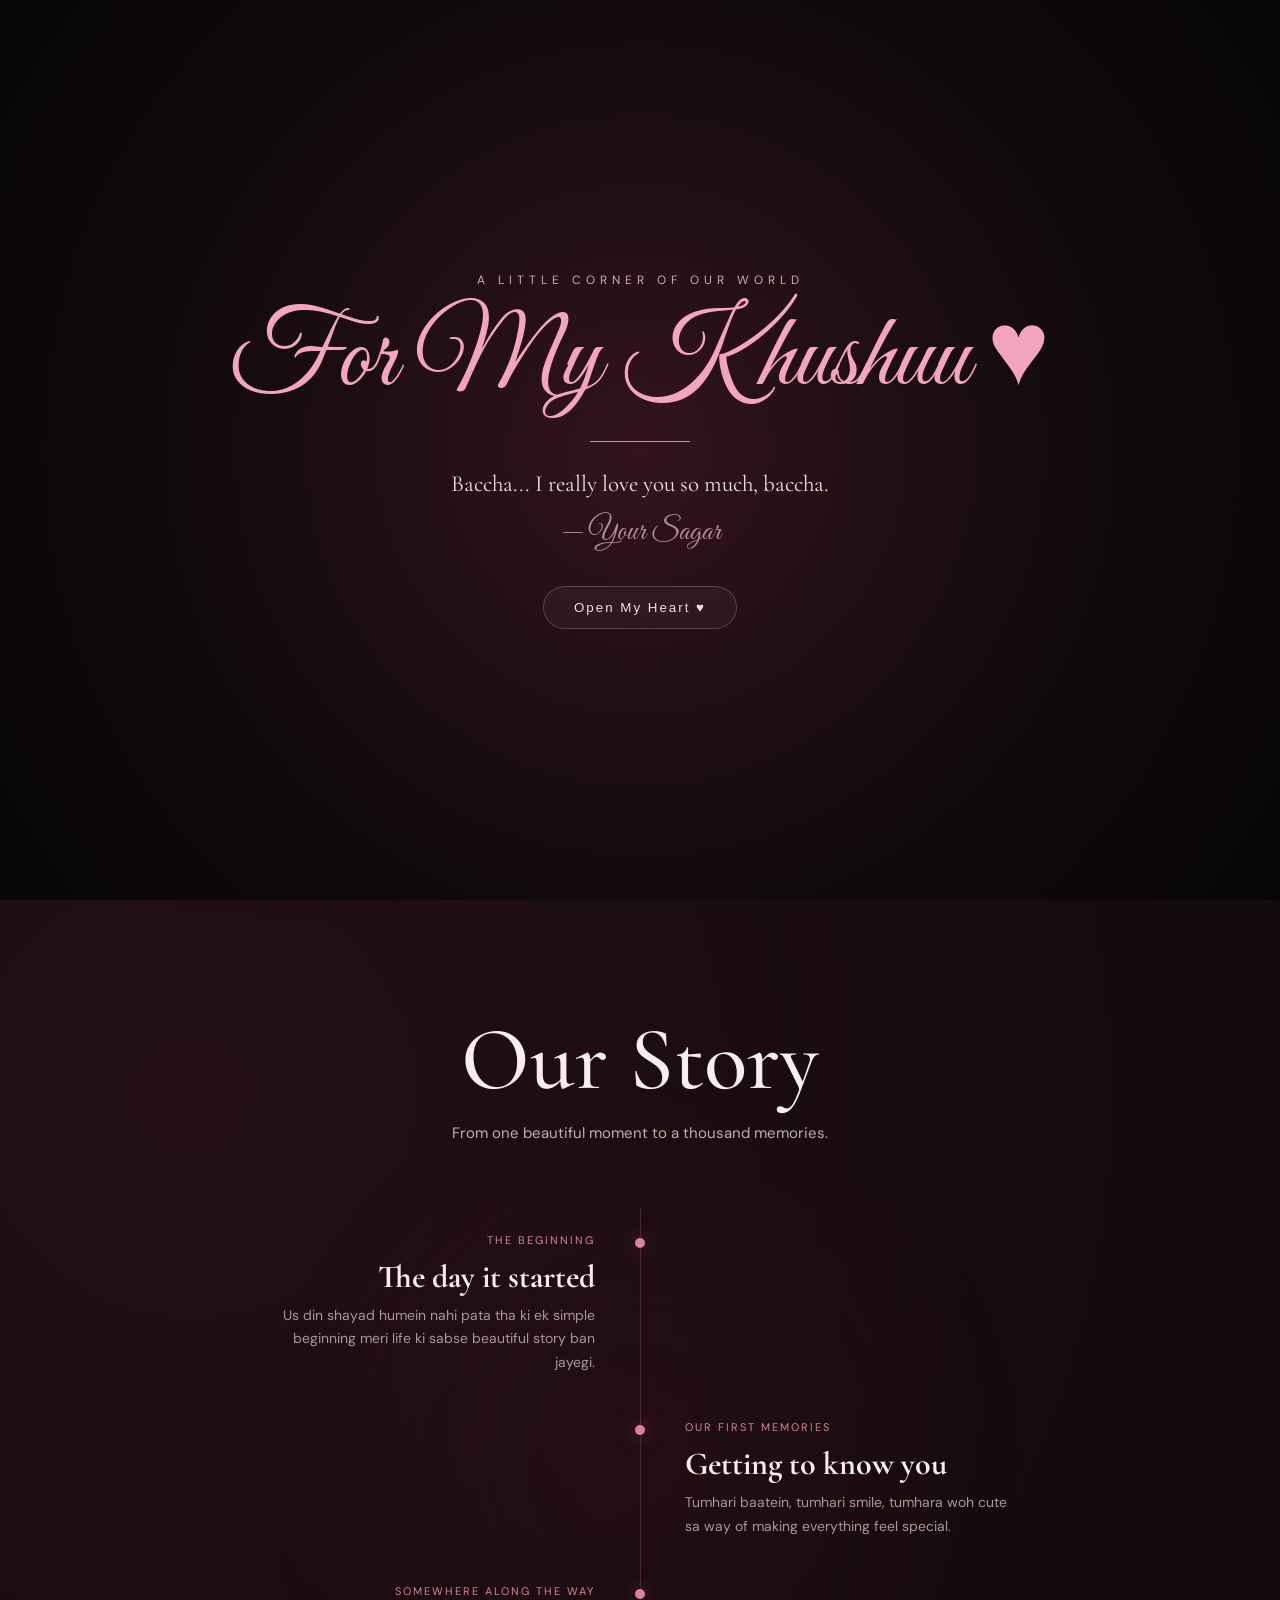
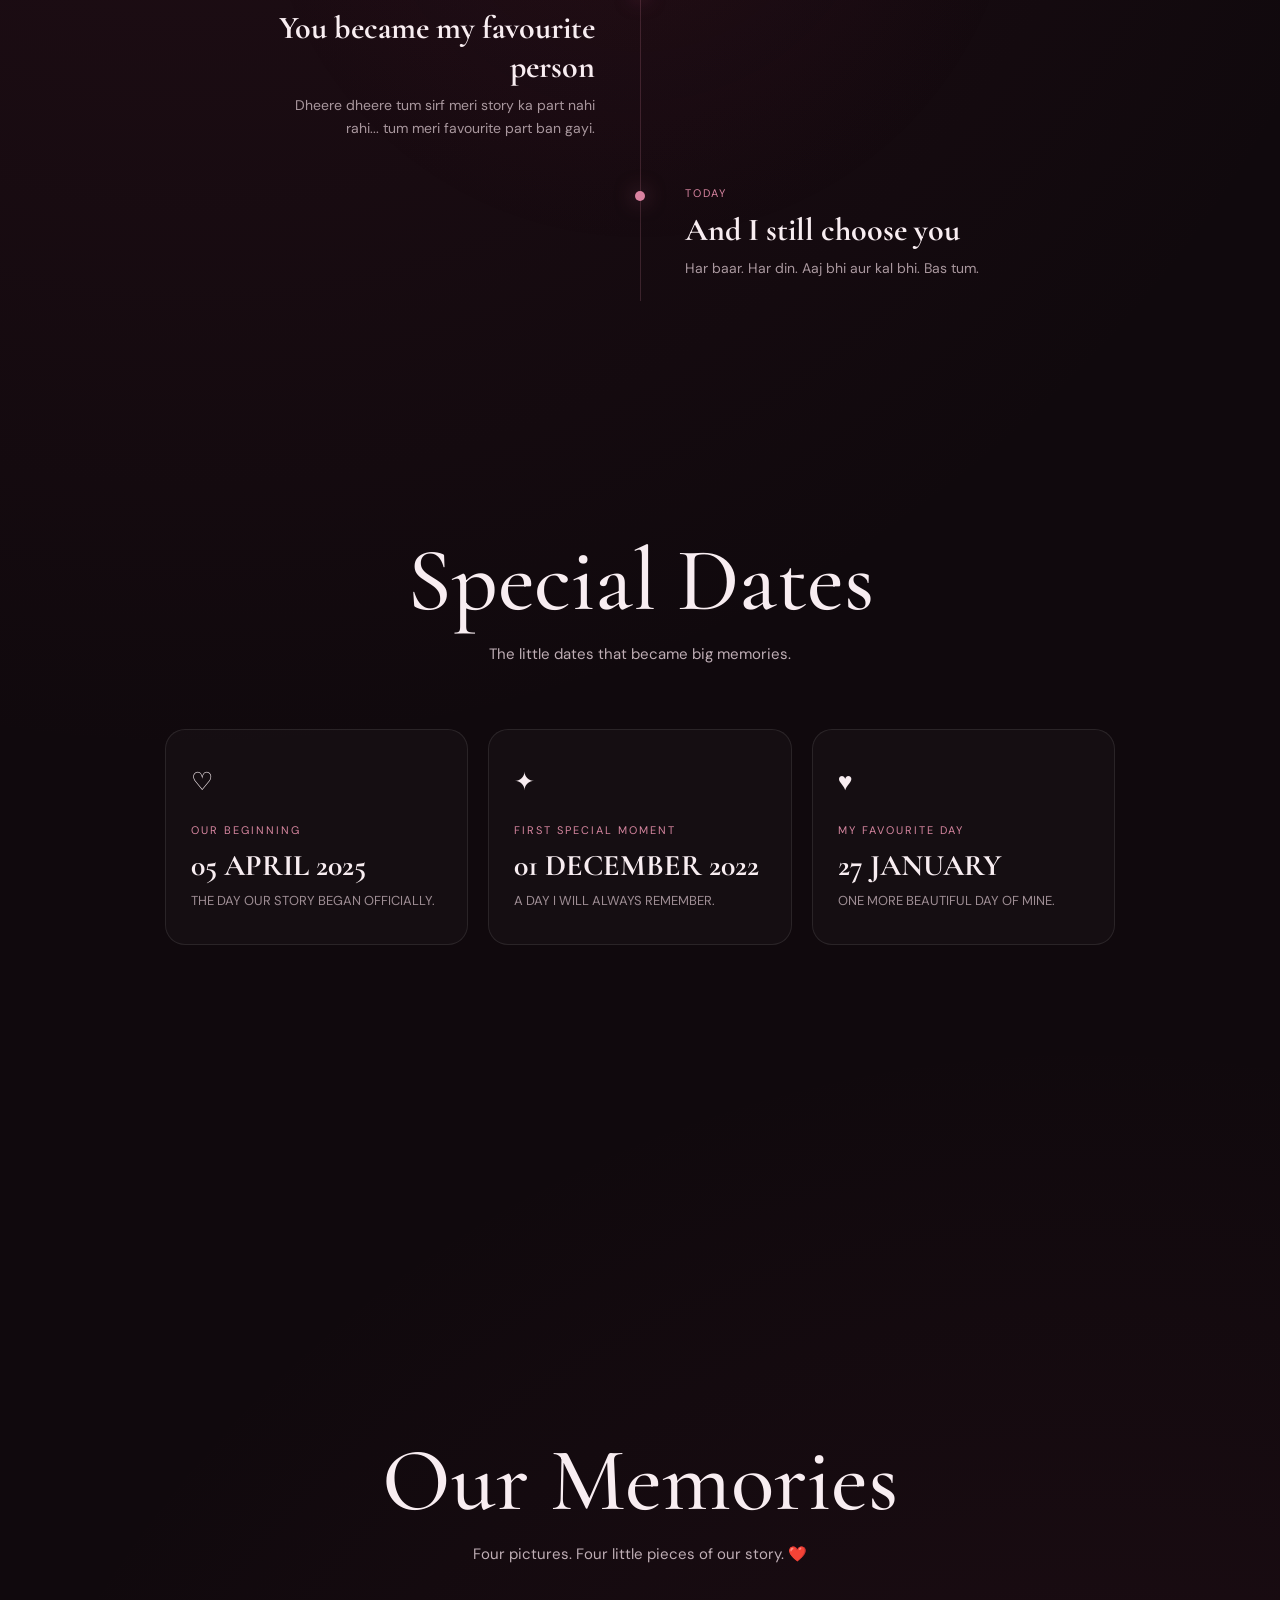
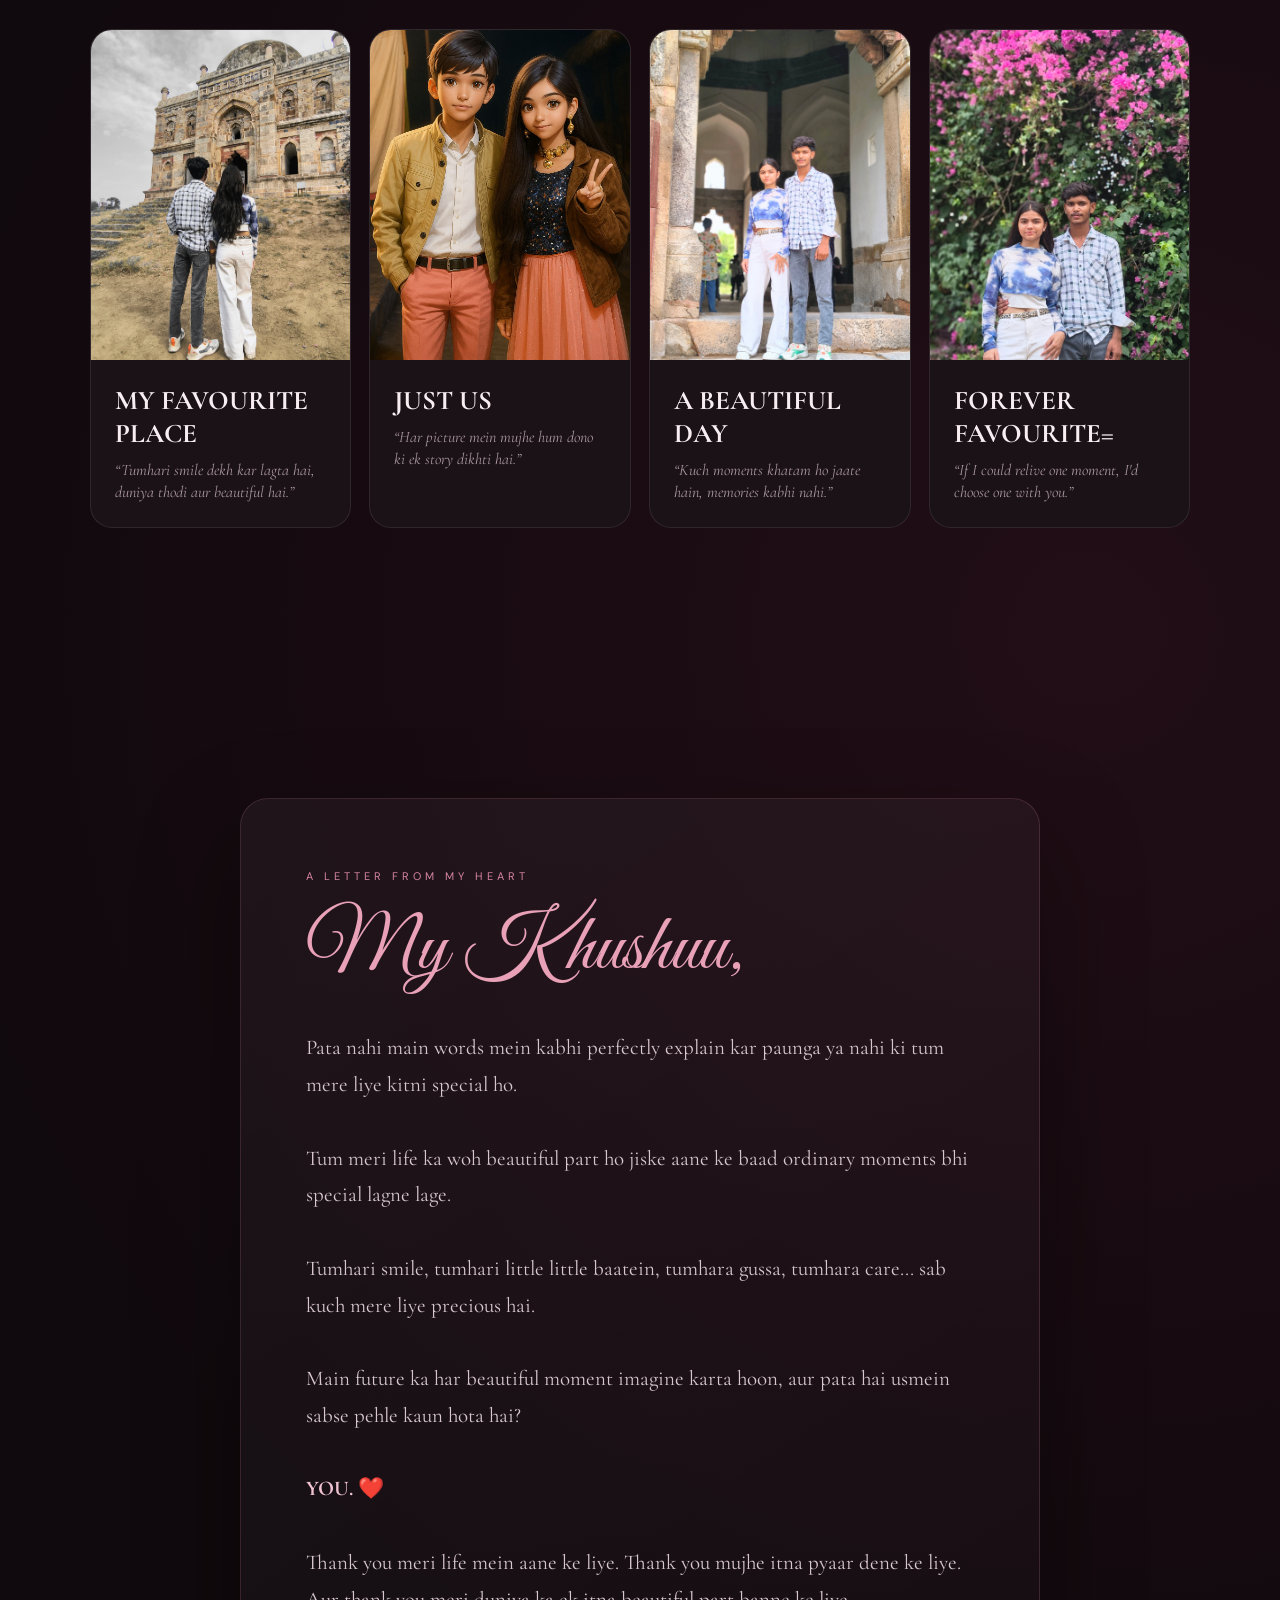
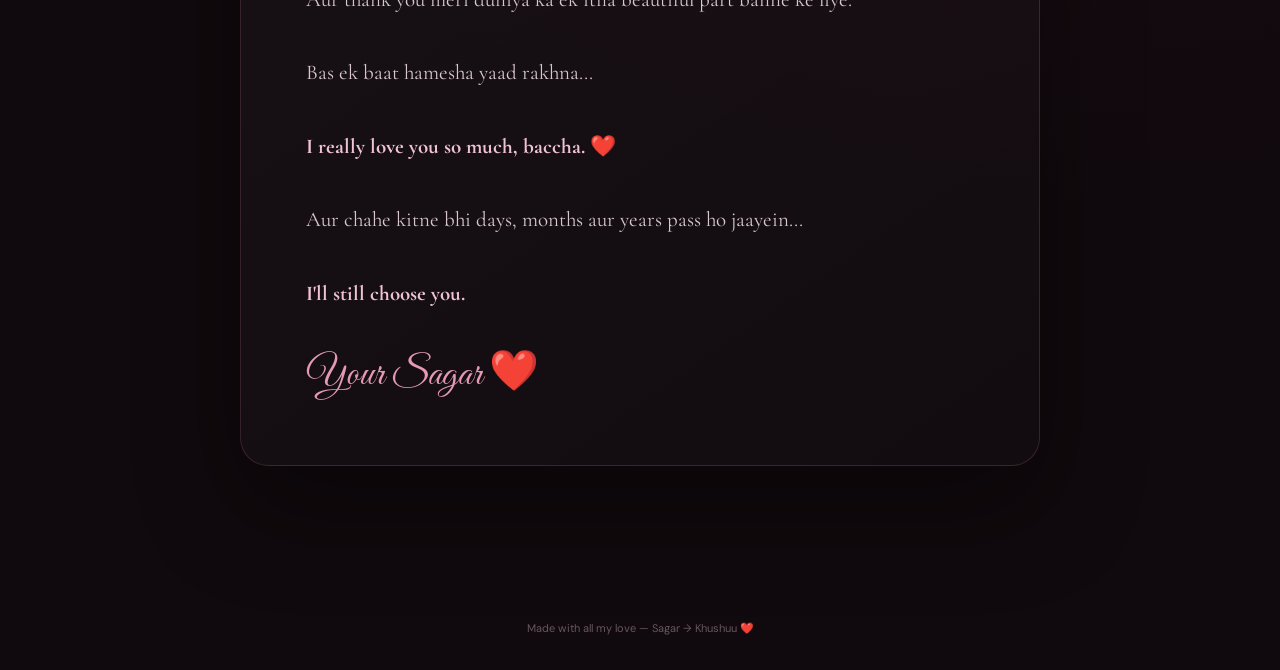
<file: index.html>
<!DOCTYPE html>
<html lang="en">
<head>
    <meta charset="UTF-8">
    <meta name="viewport" content="width=device-width, initial-scale=1.0">

    <title>For My Khushuu ❤️</title>

    <link rel="preconnect" href="https://fonts.googleapis.com">
    <link rel="preconnect" href="https://fonts.gstatic.com" crossorigin>

    <link href="https://fonts.googleapis.com/css2?family=Cormorant+Garamond:wght@400;500;600;700&family=DM+Sans:wght@300;400;500&family=Great+Vibes&display=swap" rel="stylesheet">

    <link rel="stylesheet" href="style.css">
</head>

<body>

<!-- =========================
     OPENING SCREEN
========================= -->

<div class="intro" id="intro">

    <div class="intro-content">

        <div class="intro-small">
            A little corner of our world
        </div>

        <h1 class="intro-title">
            For My Khushuu <span>♥</span>
        </h1>

        <div class="intro-line"></div>

        <p class="intro-text">
            Baccha... I really love you so much, baccha.
        </p>

        <div class="intro-from">
            — Your Sagar
        </div>

        <button class="open-btn" onclick="openLove()">
            Open My Heart ♥
        </button>

    </div>

</div>


<!-- =========================
     FLOATING HEARTS
========================= -->

<div class="floating-hearts">
    <span>♡</span>
    <span>♥</span>
    <span>✦</span>
    <span>♡</span>
    <span>♥</span>
    <span>✧</span>
</div>


<!-- =========================
     NAVBAR
========================= -->

<nav class="navbar">

    <a href="#home">Home</a>
    <a href="#story">Our Story</a>
    <a href="#dates">Dates</a>
    <a href="#memories">Memories</a>
    <a href="#letter">Letter</a>
    <a href="songs.html">Songs</a>
    <a href="our photos.html">Pictures</a>

</nav>


<!-- =========================
     HOME / HERO
========================= -->

<section class="hero" id="home">

    <!-- 4 PHOTO COLLAGE -->

    <div class="hero-photos">

        <div class="hero-photo photo-one">
            <img src="images/photo1.jpg" alt="Our Memory">
        </div>

        <div class="hero-photo photo-two">
            <img src="images/photo2.jpg" alt="Our Memory">
        </div>

        <div class="hero-photo photo-three">
            <img src="images/photo3.jpg" alt="Our Memory">
        </div>

        <div class="hero-photo photo-four">
            <img src="images/photo4.jpg" alt="Our Memory">
        </div>

    </div>


    <!-- HERO CONTENT -->

    <div class="hero-content">

        <div class="eyebrow">
            A story written by two hearts
        </div>

        <h1 class="hero-title">
            Me &
            <span>Khushuu</span>
        </h1>

        <p class="hero-description">
            Some people enter our lives quietly and somehow
            become the most beautiful part of them.
            You became that person for me, Khushuu.
            And every day with you is another page
            of my favourite story.
        </p>


        <!-- COUNTER -->

        <div class="counter-box">

            <div class="counter-title">
                Together since the day everything changed
            </div>

            <div class="counter">

                <div class="time">
                    <strong id="days">0</strong>
                    <small>Days</small>
                </div>

                <div class="time">
                    <strong id="hours">00</strong>
                    <small>Hours</small>
                </div>

                <div class="time">
                    <strong id="minutes">00</strong>
                    <small>Minutes</small>
                </div>

                <div class="time">
                    <strong id="seconds">00</strong>
                    <small>Seconds</small>
                </div>

            </div>

        </div>

    </div>

</section>


<!-- =========================
     OUR STORY
========================= -->

<section class="story-section" id="story">

    <div class="section-heading">

        <h2>Our Story</h2>

        <p>
            From one beautiful moment to a thousand memories.
        </p>

    </div>


    <div class="timeline">

        <div class="story-item">

            <div class="story-dot"></div>

            <span>THE BEGINNING</span>

            <h3>The day it started</h3>

            <p>
                Us din shayad humein nahi pata tha ki
                ek simple beginning meri life ki
                sabse beautiful story ban jayegi.
            </p>

        </div>


        <div class="story-item">

            <div class="story-dot"></div>

            <span>OUR FIRST MEMORIES</span>

            <h3>Getting to know you</h3>

            <p>
                Tumhari baatein, tumhari smile,
                tumhara woh cute sa way of making
                everything feel special.
            </p>

        </div>


        <div class="story-item">

            <div class="story-dot"></div>

            <span>SOMEWHERE ALONG THE WAY</span>

            <h3>You became my favourite person</h3>

            <p>
                Dheere dheere tum sirf meri story ka
                part nahi rahi...
                tum meri favourite part ban gayi.
            </p>

        </div>


        <div class="story-item">

            <div class="story-dot"></div>

            <span>TODAY</span>

            <h3>And I still choose you</h3>

            <p>
                Har baar. Har din.
                Aaj bhi aur kal bhi.
                Bas tum.
            </p>

        </div>

    </div>

</section>


<!-- =========================
     SPECIAL DATES
========================= -->

<section class="dates-section" id="dates">

    <div class="section-heading">

        <h2>Special Dates</h2>

        <p>
            The little dates that became big memories.
        </p>

    </div>


    <div class="dates-grid">

        <div class="date-card">

            <div class="date-icon">♡</div>

            <span>OUR BEGINNING</span>

            <h3>05 APRIL 2025</h3>

            <p>
                THE DAY OUR STORY BEGAN OFFICIALLY.
            </p>

        </div>


        <div class="date-card">

            <div class="date-icon">✦</div>

            <span>FIRST SPECIAL MOMENT</span>

            <h3>01 DECEMBER 2022</h3>

            <p>
                A DAY I WILL ALWAYS REMEMBER.
            </p>

        </div>


        <div class="date-card">

            <div class="date-icon">♥</div>

            <span>MY FAVOURITE DAY</span>

            <h3>27 JANUARY</h3>

            <p>
             ONE MORE BEAUTIFUL DAY OF MINE.
            </p>

        </div>

    </div>

</section>


<!-- =========================
     MEMORIES
     4 CARDS IN ONE LINE
========================= -->

<section class="memories-section" id="memories">

    <div class="section-heading">

        <h2>Our Memories</h2>

        <p>
            Four pictures. Four little pieces of our story. ❤️
        </p>

    </div>


    <div class="memory-grid">

        <!-- CARD 1 -->

        <article class="memory-card">

            <div class="memory-image">
                <img src="images/photo5.jpg" alt="Memory">
            </div>

            <div class="memory-content">

                <h3>MY FAVOURITE PLACE</h3>

                <p>
                    “Tumhari smile dekh kar lagta hai,
                    duniya thodi aur beautiful hai.”
                </p>

            </div>

        </article>


        <!-- CARD 2 -->

        <article class="memory-card">

            <div class="memory-image">
                <img src="images/photo6.jpg" alt="Memory">
            </div>

            <div class="memory-content">

                <h3>JUST US</h3>

                <p>
                    “Har picture mein mujhe
                    hum dono ki ek story dikhti hai.”
                </p>

            </div>

        </article>


        <!-- CARD 3 -->

        <article class="memory-card">

            <div class="memory-image">
                <img src="images/photo7.jpg" alt="Memory">
            </div>

            <div class="memory-content">

                <h3>A BEAUTIFUL DAY</h3>

                <p>
                    “Kuch moments khatam ho jaate hain,
                    memories kabhi nahi.”
                </p>

            </div>

        </article>


        <!-- CARD 4 -->

        <article class="memory-card">

            <div class="memory-image">
                <img src="images/photo8.jpg" alt="Memory">
            </div>

            <div class="memory-content">

                <h3>FOREVER FAVOURITE=</h3>

                <p>
                    “If I could relive one moment,
                    I'd choose one with you.”
                </p>

            </div>

        </article>

    </div>

</section>


<!-- =========================
     LOVE LETTER
========================= -->

<section class="letter-section" id="letter">

    <div class="letter">

        <span class="letter-label">
            A letter from my heart
        </span>

        <h2>My Khushuu,</h2>

        <p>

            Pata nahi main words mein kabhi perfectly
            explain kar paunga ya nahi ki tum mere liye
            kitni special ho.

            <br><br>

            Tum meri life ka woh beautiful part ho
            jiske aane ke baad ordinary moments bhi
            special lagne lage.

            <br><br>

            Tumhari smile, tumhari little little
            baatein, tumhara gussa, tumhara care...
            sab kuch mere liye precious hai.

            <br><br>

            Main future ka har beautiful moment
            imagine karta hoon, aur pata hai usmein
            sabse pehle kaun hota hai?

            <br><br>

            <strong>YOU. ❤️</strong>

            <br><br>

            Thank you meri life mein aane ke liye.
            Thank you mujhe itna pyaar dene ke liye.
            Aur thank you meri duniya ka ek
            itna beautiful part banne ke liye.

            <br><br>

            Bas ek baat hamesha yaad rakhna...

            <br><br>

            <strong>
                I really love you so much, baccha. ❤️
            </strong>

            <br><br>

            Aur chahe kitne bhi days, months aur years
            pass ho jaayein...

            <br><br>

            <strong>
                I'll still choose you.
            </strong>

        </p>

        <div class="signature">
            Your Sagar ❤️
        </div>

    </div>

</section>


<!-- =========================
     FOOTER
========================= -->

<footer>
    Made with all my love — Sagar → Khushuu ❤️
</footer>


<script src="script.js"></script>

</body>
</html>
</file>
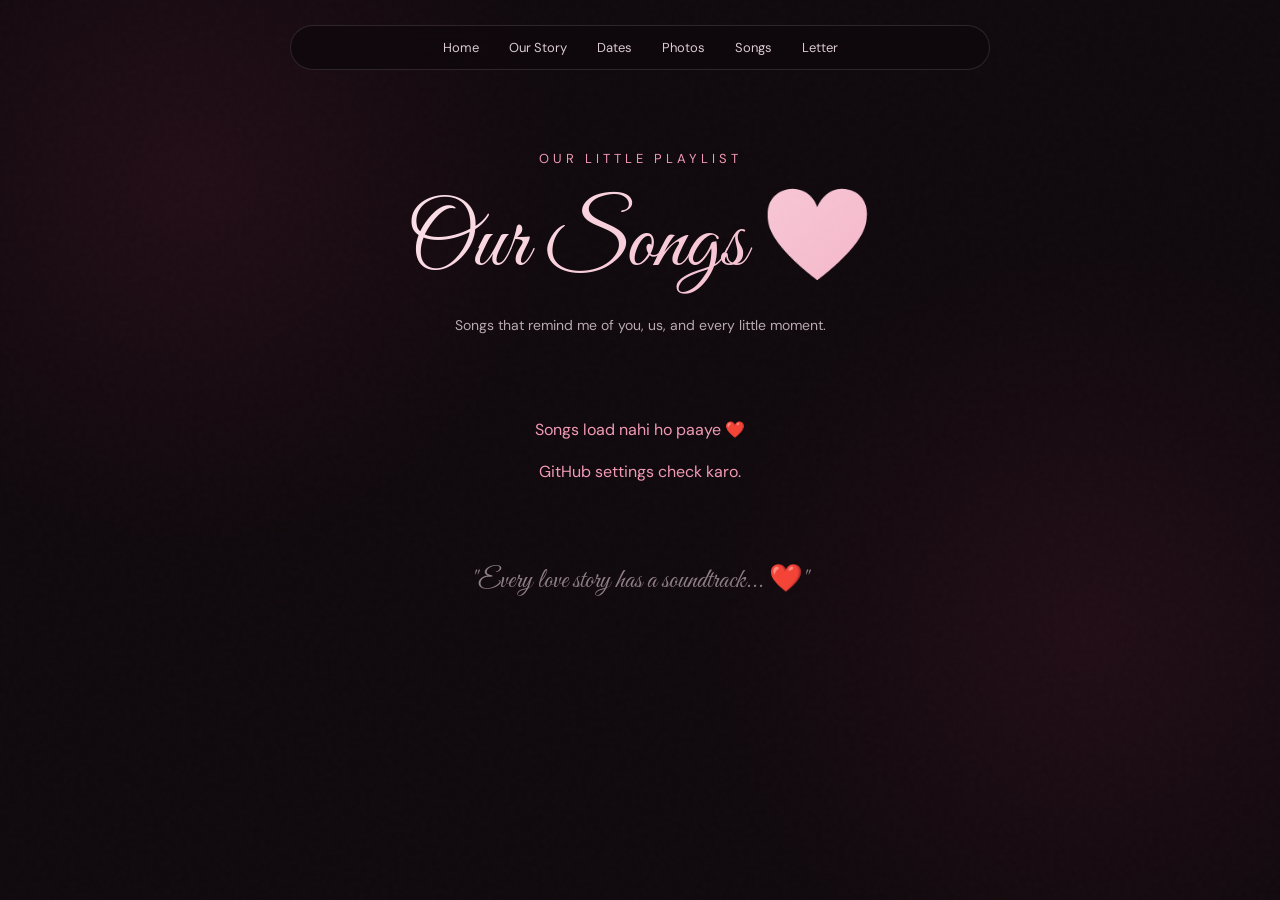
<file: songs.html>
<!DOCTYPE html>
<html lang="en">

<head>

    <meta charset="UTF-8">
    <meta name="viewport" content="width=device-width, initial-scale=1.0">

    <title>Our Songs ❤️</title>

    <link rel="preconnect" href="https://fonts.googleapis.com">
    <link rel="preconnect" href="https://fonts.gstatic.com" crossorigin>

    <link
        href="https://fonts.googleapis.com/css2?family=Cormorant+Garamond:wght@400;500;600;700&family=DM+Sans:wght@400;500;600&family=Great+Vibes&display=swap"
        rel="stylesheet">

    <link rel="stylesheet" href="style.css">


    <style>

        .songs-page {
            min-height: 100vh;
            padding: 150px 20px 80px;
        }


        .songs-heading {
            text-align: center;
            margin-bottom: 55px;
        }


        .songs-heading .small-title {
            color: #f19ab4;
            font-size: 13px;
            letter-spacing: 4px;
            text-transform: uppercase;
            margin-bottom: 15px;
        }


        .songs-heading h1 {
            font-family: "Great Vibes", cursive;
            font-size: clamp(50px, 8vw, 90px);
            font-weight: 400;
            margin: 0;

            background: linear-gradient(
                135deg,
                #ffffff,
                #f19ab4
            );

            -webkit-background-clip: text;
            -webkit-text-fill-color: transparent;
        }


        .songs-heading p {
            color: #b9aab1;
            font-family: "DM Sans", sans-serif;
            font-size: 14px;
            margin-top: 15px;
        }


        .songs-container {
            width: min(850px, 100%);
            margin: auto;

            display: flex;
            flex-direction: column;
            gap: 18px;
        }


        .song-card {
            display: flex;
            align-items: center;
            gap: 20px;

            padding: 20px;

            border: 1px solid rgba(255,255,255,.10);
            border-radius: 20px;

            background: rgba(255,255,255,.035);

            backdrop-filter: blur(15px);

            transition: .3s;
        }


        .song-card:hover {
            transform: translateY(-3px);

            border-color:
                rgba(241,154,180,.35);

            background:
                rgba(241,154,180,.06);
        }


        .song-number {
            width: 45px;
            height: 45px;

            flex-shrink: 0;

            display: flex;
            align-items: center;
            justify-content: center;

            border-radius: 50%;

            background:
                rgba(241,154,180,.12);

            color: #f19ab4;

            font-family: "DM Sans", sans-serif;
            font-size: 13px;
        }


        .song-info {
            flex: 1;
            min-width: 0;
        }


        .song-info h3 {
            margin: 0 0 5px;

            color: #fff;

            font-family:
                "Cormorant Garamond",
                serif;

            font-size: 25px;
            font-weight: 600;

            word-break: break-word;
        }


        .song-info p {
            margin: 0;

            color: #9e8d95;

            font-family:
                "DM Sans",
                sans-serif;

            font-size: 12px;
        }


        .song-player {
            width: 300px;
            max-width: 40%;
        }


        .song-player audio {
            width: 100%;
            height: 38px;
        }


        .song-heart {
            color: #f19ab4;
            font-size: 22px;
        }


        .songs-note {
            text-align: center;

            margin-top: 50px;

            color: #8f7e86;

            font-family:
                "Great Vibes",
                cursive;

            font-size: 27px;
        }


        .loading {
            text-align: center;

            color: #b9aab1;

            font-family:
                "DM Sans",
                sans-serif;

            padding: 30px;
        }


        .error-message {
            text-align: center;

            color: #f19ab4;

            font-family:
                "DM Sans",
                sans-serif;

            padding: 30px;
        }


        @media (max-width: 700px) {

            .songs-page {
                padding: 130px 15px 60px;
            }


            .song-card {
                flex-wrap: wrap;
                gap: 14px;
                padding: 16px;
            }


            .song-info {
                min-width:
                    calc(100% - 75px);
            }


            .song-player {
                width: 100%;
                max-width: 100%;
                padding-left: 0;
            }

        }

    </style>

</head>


<body>


    <!-- =========================
         NAVBAR
    ========================= -->

    <nav class="navbar">

        <a href="index.html">
            Home
        </a>

        <a href="index.html#story">
            Our Story
        </a>

        <a href="index.html#dates">
            Dates
        </a>

        <a href="our photos.html">
            Photos
        </a>

        <a href="songs.html">
            Songs
        </a>

        <a href="index.html#letter">
            Letter
        </a>

    </nav>



    <!-- =========================
         SONGS
    ========================= -->

    <main class="songs-page">


        <div class="songs-heading">

            <div class="small-title">
                Our little playlist
            </div>


            <h1>
                Our Songs ❤️
            </h1>


            <p>
                Songs that remind me of you, us, and every little moment.
            </p>

        </div>



        <div
            class="songs-container"
            id="songsContainer"
        >

            <div class="loading">
                Loading our songs ❤️
            </div>

        </div>



        <div class="songs-note">

            "Every love story has a soundtrack... ❤️"

        </div>


    </main>



    <!-- =========================
         AUTOMATIC SONG LOADER
    ========================= -->

    <script>

const GITHUB_USERNAME = "nishuu0029";
const GITHUB_REPOSITORY = "skhushu";
const SONG_FOLDER = "songs";


async function loadSongs() {

    const container = document.getElementById("songsContainer");

    try {

        const apiURL =
            `https://api.github.com/repos/${GITHUB_USERNAME}/${GITHUB_REPOSITORY}/contents/${SONG_FOLDER}`;

        const response = await fetch(apiURL);

        if (!response.ok) {
            throw new Error("GitHub folder could not be loaded.");
        }

        const files = await response.json();


        // Sirf MP3 files
        const songs = files.filter(file =>
            file.type === "file" &&
            file.name.toLowerCase().endsWith(".mp3")
        );


        // Alphabetical / numerical order
        songs.sort((a, b) =>
            a.name.localeCompare(
                b.name,
                undefined,
                {
                    numeric: true,
                    sensitivity: "base"
                }
            )
        );


        container.innerHTML = "";


        if (songs.length === 0) {

            container.innerHTML = `
                <div class="error-message">
                    No songs found ❤️
                </div>
            `;

            return;
        }


        songs.forEach((song, index) => {

            // File name se .mp3 remove
            let title = song.name.replace(/\.mp3$/i, "");


            // _ aur - ko space mein convert
            title = title.replace(/[_-]+/g, " ");


            // First letter capital
            title =
                title.charAt(0).toUpperCase() +
                title.slice(1);


            const card = document.createElement("div");

            card.className = "song-card";


            /*
                IMPORTANT:
                GitHub API download_url ki jagah
                website ke songs folder ka direct path
                use kar rahe hain.
            */

            const songURL =
                `${SONG_FOLDER}/${encodeURIComponent(song.name)}`;


            card.innerHTML = `

                <div class="song-number">
                    ${String(index + 1).padStart(2, "0")}
                </div>


                <div class="song-info">

                    <h3>
                        ${escapeHTML(title)}
                    </h3>

                    <p>
                        A song that belongs to us ❤️
                    </p>

                </div>


                <div class="song-player">

                    <audio
                        controls
                        preload="metadata"
                    >

                        <source
                            src="${songURL}"
                            type="audio/mpeg"
                        >

                        Your browser does not support audio.

                    </audio>

                </div>


                <div class="song-heart">
                    ♥
                </div>

            `;


            container.appendChild(card);

        });


    } catch (error) {

        console.error(
            "Songs loading error:",
            error
        );


        container.innerHTML = `

            <div class="error-message">

                Songs load nahi ho paaye ❤️

                <br><br>

                GitHub settings check karo.

            </div>

        `;

    }

}


/*
    Security:
    Song title ko safely display karta hai.
*/

function escapeHTML(text) {

    const div = document.createElement("div");

    div.textContent = text;

    return div.innerHTML;

}


/*
    EK TIME PAR SIRF EK SONG CHALEGA
*/

document.addEventListener(
    "play",
    function(event) {

        if (event.target.tagName === "AUDIO") {

            document.querySelectorAll("audio").forEach(
                function(audio) {

                    if (audio !== event.target) {

                        audio.pause();

                        audio.currentTime = 0;

                    }

                }
            );

        }

    },
    true
);


/*
    START
*/

loadSongs();

</script>
</file>
<file: style.css>
* {
    margin: 0;
    padding: 0;
    box-sizing: border-box;
}

html {
    scroll-behavior: smooth;
}

body {
    background:
        radial-gradient(
            circle at 15% 20%,
            rgba(132, 40, 72, .16),
            transparent 28%
        ),
        radial-gradient(
            circle at 85% 70%,
            rgba(160, 48, 85, .12),
            transparent 30%
        ),
        #10090d;

    color: #f8edf1;
    font-family: "DM Sans", sans-serif;
    overflow-x: hidden;
}


/* =========================
   GRAIN
========================= */

body::before {
    content: "";
    position: fixed;
    inset: 0;

    pointer-events: none;

    opacity: .035;

    z-index: 999;

    background-image:
        url("data:image/svg+xml,%3Csvg viewBox='0 0 180 180' xmlns='http://www.w3.org/2000/svg'%3E%3Cfilter id='n'%3E%3CfeTurbulence type='fractalNoise' baseFrequency='.9' numOctaves='4' stitchTiles='stitch'/%3E%3C/filter%3E%3Crect width='100%25' height='100%25' filter='url(%23n)' opacity='.6'/%3E%3C/svg%3E");
}


/* =========================
   INTRO
========================= */

.intro {
    position: fixed;
    inset: 0;

    z-index: 5000;

    display: flex;
    align-items: center;
    justify-content: center;

    background:
        radial-gradient(
            circle at center,
            #32131f 0%,
            #10090d 60%,
            #070507 100%
        );

    transition:
        opacity 1.2s ease,
        visibility 1.2s ease;
}

.intro.hide {
    opacity: 0;
    visibility: hidden;
    pointer-events: none;
}

.intro-content {
    text-align: center;

    animation: introAppear 1.8s ease forwards;
}

.intro-small {
    font-size: 12px;
    letter-spacing: 5px;
    text-transform: uppercase;

    color: #d8a7b8;

    margin-bottom: 20px;
}

.intro-title {
    font-family: "Great Vibes", cursive;

    font-size: clamp(55px, 10vw, 105px);

    font-weight: 400;

    color: #f3a5bd;

    line-height: 1;
}

.intro-title span {
    display: inline-block;

    animation: heartbeat 1.4s infinite;
}

.intro-line {
    width: 0;
    height: 1px;

    background: #d988a5;

    margin: 28px auto;

    animation:
        lineGrow 1.8s 1s ease forwards;
}

.intro-text {
    font-family: "Cormorant Garamond", serif;

    font-size: 23px;

    color: #eee0e5;

    opacity: 0;

    animation:
        fadeUp 1.2s 1.4s ease forwards;
}

.intro-from {
    margin-top: 15px;

    color: #b98a9a;

    font-family: "Great Vibes", cursive;

    font-size: 30px;

    opacity: 0;

    animation:
        fadeUp 1.2s 1.7s ease forwards;
}

.open-btn {
    margin-top: 35px;

    padding: 13px 30px;

    border: 1px solid rgba(255,255,255,.18);

    border-radius: 100px;

    background: rgba(255,255,255,.04);

    color: #f7dbe4;

    cursor: pointer;

    letter-spacing: 2px;

    transition: .4s;

    opacity: 0;

    animation:
        fadeUp 1s 2.1s ease forwards;
}

.open-btn:hover {
    background: rgba(210, 99, 135, .18);

    transform: translateY(-3px);
}


/* =========================
   FLOATING HEARTS
========================= */

.floating-hearts {
    position: fixed;
    inset: 0;

    overflow: hidden;

    pointer-events: none;

    z-index: 2;
}

.floating-hearts span {
    position: absolute;

    bottom: -50px;

    color: rgba(222,113,145,.22);

    font-size: 18px;

    animation:
        floatingHeart linear infinite;
}

.floating-hearts span:nth-child(1) {
    left: 7%;
    animation-duration: 13s;
}

.floating-hearts span:nth-child(2) {
    left: 18%;
    animation-duration: 17s;
    animation-delay: 3s;
}

.floating-hearts span:nth-child(3) {
    left: 32%;
    animation-duration: 12s;
    animation-delay: 5s;
}

.floating-hearts span:nth-child(4) {
    left: 55%;
    animation-duration: 16s;
}

.floating-hearts span:nth-child(5) {
    left: 72%;
    animation-duration: 14s;
    animation-delay: 4s;
}

.floating-hearts span:nth-child(6) {
    left: 88%;
    animation-duration: 18s;
    animation-delay: 7s;
}


/* =========================
   NAVBAR
========================= */

.navbar {
    position: fixed;

    top: 25px;
    left: 50%;

    transform: translateX(-50%);

    width: min(700px, 90%);

    z-index: 1000;

    display: flex;

    justify-content: center;

    gap: 30px;

    padding: 13px 25px;

    border:
        1px solid rgba(255,255,255,.12);

    border-radius: 50px;

    background:
        rgba(15,8,12,.72);

    backdrop-filter: blur(18px);
}

.navbar a {
    color: #d9cbd0;

    text-decoration: none;

    font-size: 13px;

    transition: .3s;
}

.navbar a:hover {
    color: #f19ab4;
}


/* =========================
   GENERAL SECTION
========================= */

section {
    position: relative;

    min-height: 100vh;

    padding:
        120px 7vw;

    z-index: 5;
}

.section-heading {
    text-align: center;

    margin-bottom: 65px;
}

.section-heading h2 {
    font-family: "Cormorant Garamond", serif;

    font-size:
        clamp(55px, 7vw, 90px);

    font-weight: 500;

    line-height: .9;
}

.section-heading p {
    margin-top: 22px;

    color: #bfaeb5;

    font-size: 15px;
}


/* =========================
   HERO
========================= */

.hero {
    min-height: 100vh;

    display: grid;

    grid-template-columns:
        1.05fr .95fr;

    align-items: center;

    gap: 70px;

    padding-top: 150px;
}


/* PHOTO COLLAGE */

.hero-photos {
    position: relative;

    height: 620px;

    width: 100%;
}

.hero-photo {
    position: absolute;

    overflow: hidden;

    border-radius: 24px;

    border:
        1px solid rgba(255,255,255,.15);

    box-shadow:
        0 30px 80px rgba(0,0,0,.45);

    transition:
        transform .7s
        cubic-bezier(.2,.8,.2,1);
}

.hero-photo img {
    width: 100%;
    height: 100%;

    object-fit: cover;

    display: block;
}

.hero-photo:hover {
    z-index: 20;

    transform:
        rotate(0deg)
        scale(1.05);
}


/* PHOTO POSITIONS */

.photo-one {
    width: 250px;
    height: 340px;

    top: 40px;
    left: 8%;

    transform: rotate(-6deg);
}

.photo-two {
    width: 245px;
    height: 325px;

    top: 100px;
    left: 48%;

    transform: rotate(5deg);
}

.photo-three {
    width: 255px;
    height: 330px;

    top: 315px;
    left: 13%;

    transform: rotate(4deg);
}

.photo-four {
    width: 245px;
    height: 325px;

    top: 280px;
    left: 51%;

    transform: rotate(-6deg);
}


/* HERO TEXT */

.hero-content {
    padding-right: 5vw;
}

.eyebrow {
    color: #dc91aa;

    text-transform: uppercase;

    letter-spacing: 5px;

    font-size: 11px;

    margin-bottom: 22px;
}

.hero-title {
    font-family: "Cormorant Garamond", serif;

    font-size:
        clamp(60px, 7vw, 100px);

    font-weight: 400;

    line-height: .85;
}

.hero-title span {
    display: block;

    color: #e79ab3;

    font-family: "Great Vibes", cursive;
}

.hero-description {
    margin-top: 35px;

    max-width: 500px;

    color: #bbaab1;

    line-height: 1.9;

    font-size: 15px;
}


/* =========================
   COUNTER
========================= */

.counter-box {
    margin-top: 45px;

    padding: 27px;

    border:
        1px solid rgba(232,155,177,.17);

    border-radius: 20px;

    background:
        rgba(255,255,255,.025);
}

.counter-title {
    color: #a88f98;

    font-size: 11px;

    letter-spacing: 3px;

    text-transform: uppercase;

    margin-bottom: 17px;
}

.counter {
    display: grid;

    grid-template-columns:
        repeat(4,1fr);

    gap: 10px;
}

.time strong {
    display: block;

    font-family:
        "Cormorant Garamond", serif;

    font-size: 42px;

    color: #f1cbd6;
}

.time small {
    font-size: 10px;

    color: #927c85;

    text-transform: uppercase;

    letter-spacing: 1px;
}


/* =========================
   STORY
========================= */

.story-section {
    background:
        radial-gradient(
            circle at 50% 50%,
            rgba(100,25,50,.12),
            transparent 45%
        );
}

.timeline {
    max-width: 850px;

    margin: auto;

    position: relative;
}

.timeline::before {
    content: "";

    position: absolute;

    left: 50%;

    top: 0;
    bottom: 0;

    width: 1px;

    background:
        rgba(221,137,162,.2);
}

.story-item {
    width: 50%;

    padding:
        20px 45px;

    position: relative;

    opacity: 0;

    transform:
        translateY(35px);

    transition:
        1s ease;
}

.story-item.show {
    opacity: 1;

    transform:
        translateY(0);
}

.story-item:nth-child(odd) {
    text-align: right;
}

.story-item:nth-child(even) {
    margin-left: 50%;
}

.story-dot {
    position: absolute;

    width: 10px;
    height: 10px;

    border-radius: 50%;

    background: #d982a0;

    top: 30px;

    box-shadow:
        0 0 20px rgba(221,111,145,.5);
}

.story-item:nth-child(odd)
.story-dot {
    right: -5px;
}

.story-item:nth-child(even)
.story-dot {
    left: -5px;
}

.story-item span {
    color: #d7839f;

    font-size: 11px;

    letter-spacing: 2px;
}

.story-item h3 {
    font-family:
        "Cormorant Garamond", serif;

    font-size: 32px;

    margin: 8px 0;
}

.story-item p {
    color: #a9979e;

    line-height: 1.7;

    font-size: 14px;
}


/* =========================
   DATES
========================= */

.dates-grid {
    max-width: 950px;

    margin: auto;

    display: grid;

    grid-template-columns:
        repeat(3,1fr);

    gap: 20px;
}

.date-card {
    padding: 35px 25px;

    min-height: 200px;

    border:
        1px solid rgba(255,255,255,.09);

    border-radius: 20px;

    background:
        rgba(255,255,255,.025);

    transition: .5s;
}

.date-card:hover {
    transform:
        translateY(-8px);

    border-color:
        rgba(224,131,158,.3);
}

.date-icon {
    font-size: 25px;

    margin-bottom: 20px;
}

.date-card span {
    color: #d786a0;

    letter-spacing: 2px;

    font-size: 11px;
}

.date-card h3 {
    font-family:
        "Cormorant Garamond", serif;

    font-size: 30px;

    margin: 8px 0;
}

.date-card p {
    color: #9f8e95;

    font-size: 13px;
}


/* =========================
   MEMORIES
========================= */

.memories-section {
    padding-bottom: 150px;
}

.memory-grid {
    max-width: 1250px;

    margin: auto;

    display: grid;

    grid-template-columns:
        repeat(4, 1fr);

    gap: 18px;
}

.memory-card {
    overflow: hidden;

    border-radius: 22px;

    background: #1b1217;

    border:
        1px solid rgba(255,255,255,.09);

    transition:
        .6s
        cubic-bezier(.2,.8,.2,1);
}

.memory-card:hover {
    transform:
        translateY(-12px);

    box-shadow:
        0 25px 70px rgba(0,0,0,.4);
}

.memory-image {
    height: 330px;

    overflow: hidden;
}

.memory-image img {
    width: 100%;
    height: 100%;

    object-fit: cover;

    transition: 1s ease;
}

.memory-card:hover
.memory-image img {
    transform:
        scale(1.06);
}

.memory-content {
    padding: 24px;
}

.memory-content h3 {
    font-family:
        "Cormorant Garamond", serif;

    font-size: 27px;
}

.memory-content p {
    margin-top: 9px;

    color: #a7949c;

    font-family:
        "Cormorant Garamond", serif;

    font-style: italic;

    font-size: 16px;

    line-height: 1.4;
}


/* =========================
   LOVE LETTER
========================= */

.letter-section {
    min-height: 100vh;

    display: flex;

    align-items: center;

    justify-content: center;
}

.letter {
    width: min(800px, 90%);

    padding: 65px;

    border:
        1px solid rgba(226,140,163,.17);

    border-radius: 28px;

    background:
        linear-gradient(
            145deg,
            rgba(255,255,255,.045),
            rgba(255,255,255,.012)
        );

    box-shadow:
        0 40px 100px rgba(0,0,0,.35);
}

.letter-label {
    color: #d685a0;

    letter-spacing: 4px;

    font-size: 11px;

    text-transform: uppercase;
}

.letter h2 {
    font-family:
        "Great Vibes", cursive;

    font-size:
        clamp(55px, 7vw, 80px);

    font-weight: 400;

    color: #e9a1b8;

    margin:
        15px 0 30px;
}

.letter p {
    font-family:
        "Cormorant Garamond", serif;

    font-size: 21px;

    line-height: 1.75;

    color: #d8c8ce;
}

.letter strong {
    color: #f0c3d1;
}

.signature {
    margin-top: 35px;

    font-family:
        "Great Vibes", cursive;

    color: #e49ab2;

    font-size: 40px;
}


/* =========================
   FOOTER
========================= */

footer {
    text-align: center;

    padding: 35px;

    color: #69565f;

    font-size: 11px;
}


/* =========================
   ANIMATIONS
========================= */

@keyframes introAppear {

    from {
        opacity: 0;

        transform:
            translateY(25px);
    }

    to {
        opacity: 1;

        transform:
            translateY(0);
    }
}

@keyframes lineGrow {

    to {
        width: 100px;
    }
}

@keyframes fadeUp {

    from {
        opacity: 0;

        transform:
            translateY(15px);
    }

    to {
        opacity: 1;

        transform:
            translateY(0);
    }
}

@keyframes heartbeat {

    0%,100% {
        transform: scale(1);
    }

    15% {
        transform: scale(1.2);
    }

    30% {
        transform: scale(1);
    }

    45% {
        transform: scale(1.15);
    }
}

@keyframes floatingHeart {

    from {
        transform:
            translateY(110vh)
            rotate(0);
    }

    to {
        transform:
            translateY(-15vh)
            rotate(360deg);
    }
}


/* =========================
   TABLET
========================= */

@media(max-width: 1000px) {

    .hero {
        grid-template-columns: 1fr;

        gap: 30px;
    }

    .hero-photos {
        height: 600px;

        max-width: 650px;

        margin: auto;
    }

    .hero-content {
        text-align: center;

        padding: 0;
    }

    .hero-description {
        margin-left: auto;
        margin-right: auto;
    }

    .dates-grid {
        grid-template-columns:
            1fr 1fr;
    }

    .memory-grid {
        grid-template-columns:
            1fr 1fr;
    }
}


/* =========================
   MOBILE
========================= */

@media(max-width: 650px) {

    .navbar {
        gap: 15px;

        padding:
            12px 15px;
    }

    .navbar a {
        font-size: 11px;
    }

    section {
        padding-left: 20px;
        padding-right: 20px;
    }

    .hero {
        padding-top: 130px;
    }

    .hero-photos {
        height: 430px;
    }

    .photo-one {
        width: 165px;
        height: 230px;

        left: 4%;
        top: 20px;
    }

    .photo-two {
        width: 165px;
        height: 220px;

        left: 48%;
        top: 55px;
    }

    .photo-three {
        width: 170px;
        height: 225px;

        left: 10%;
        top: 215px;
    }

    .photo-four {
        width: 165px;
        height: 220px;

        left: 51%;
        top: 200px;
    }

    .counter {
        grid-template-columns:
            repeat(2,1fr);

        gap: 20px;
    }

    .timeline::before {
        left: 8px;
    }

    .story-item,
    .story-item:nth-child(even) {

        width: 100%;

        margin-left: 0;

        text-align: left;

        padding-left: 35px;

        padding-right: 0;
    }

    .story-item:nth-child(odd)
    .story-dot,
    .story-item:nth-child(even)
    .story-dot {

        left: 3px;

        right: auto;
    }

    .dates-grid,
    .memory-grid {

        grid-template-columns:
            1fr;
    }

    .memory-image {
        height: 400px;
    }

    .letter {
        padding:
            35px 25px;
    }

    .letter p {
        font-size: 19px;
    }
}
</file>
